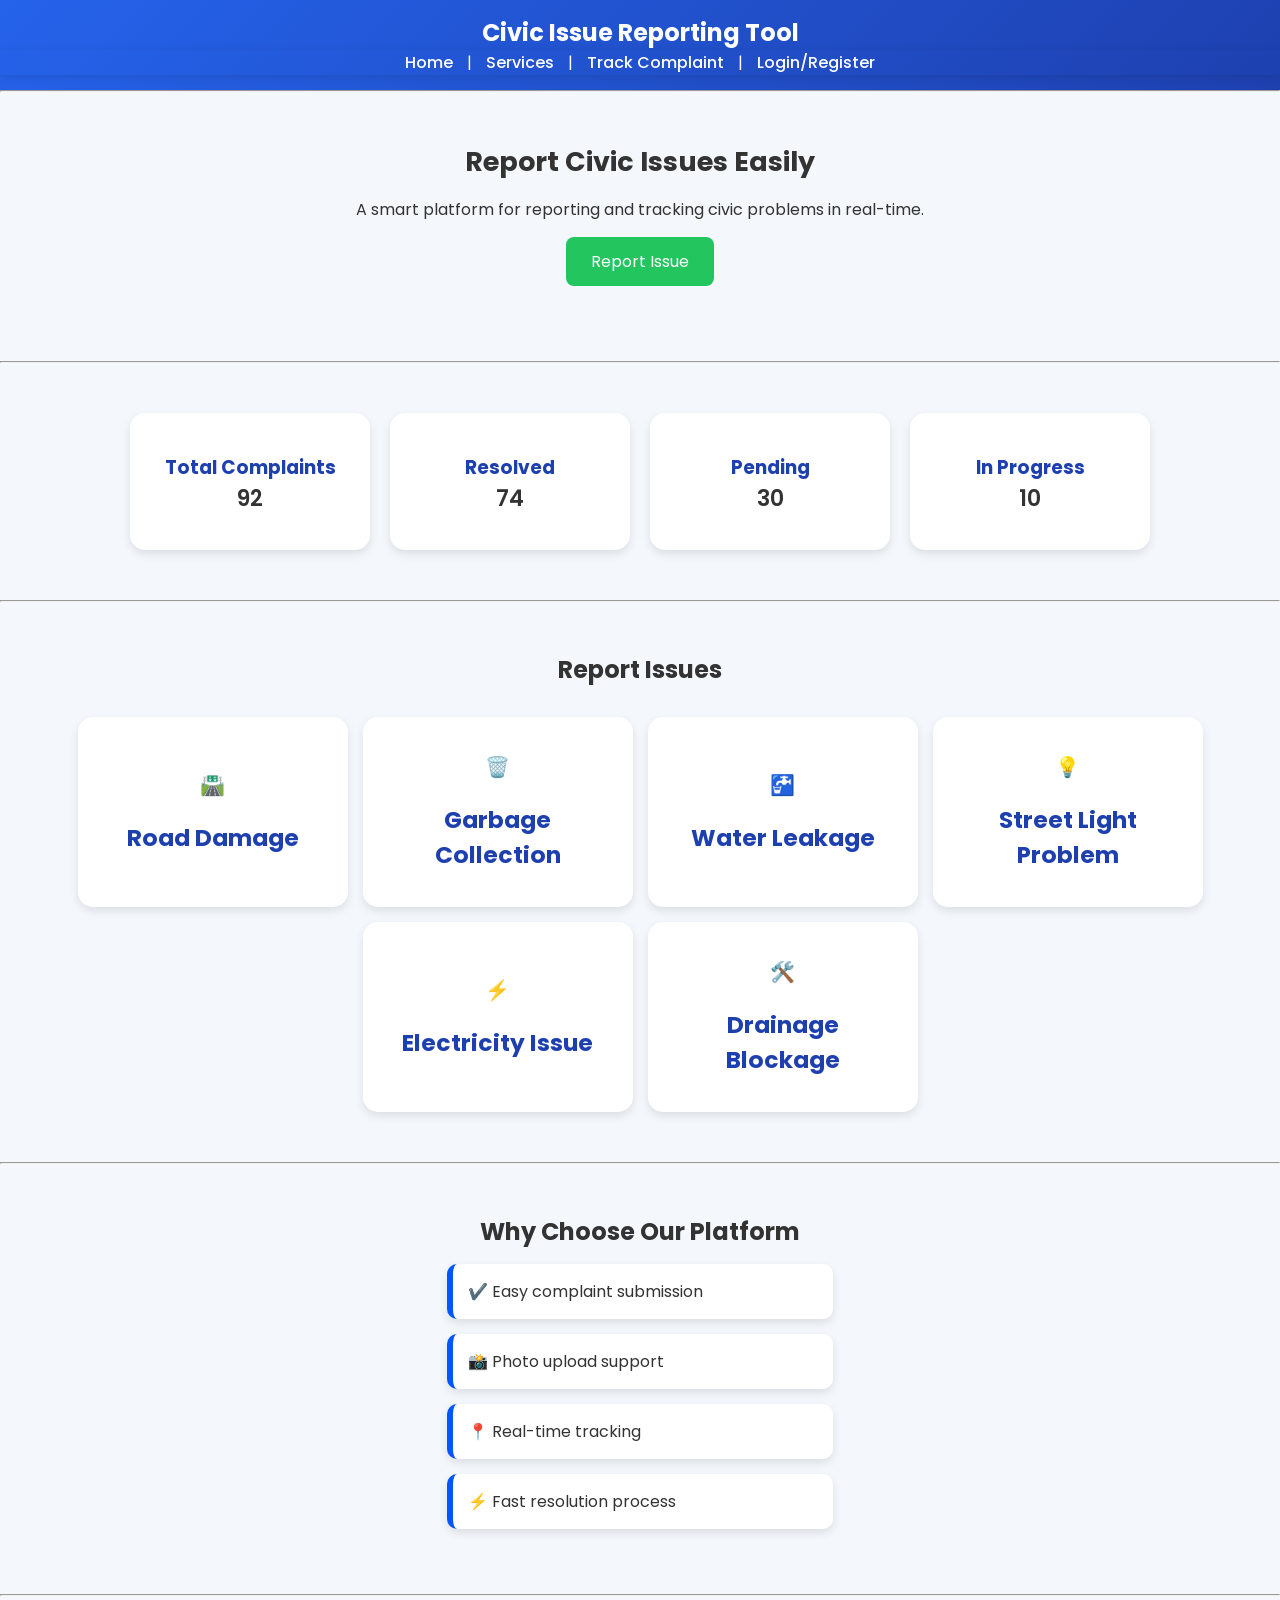
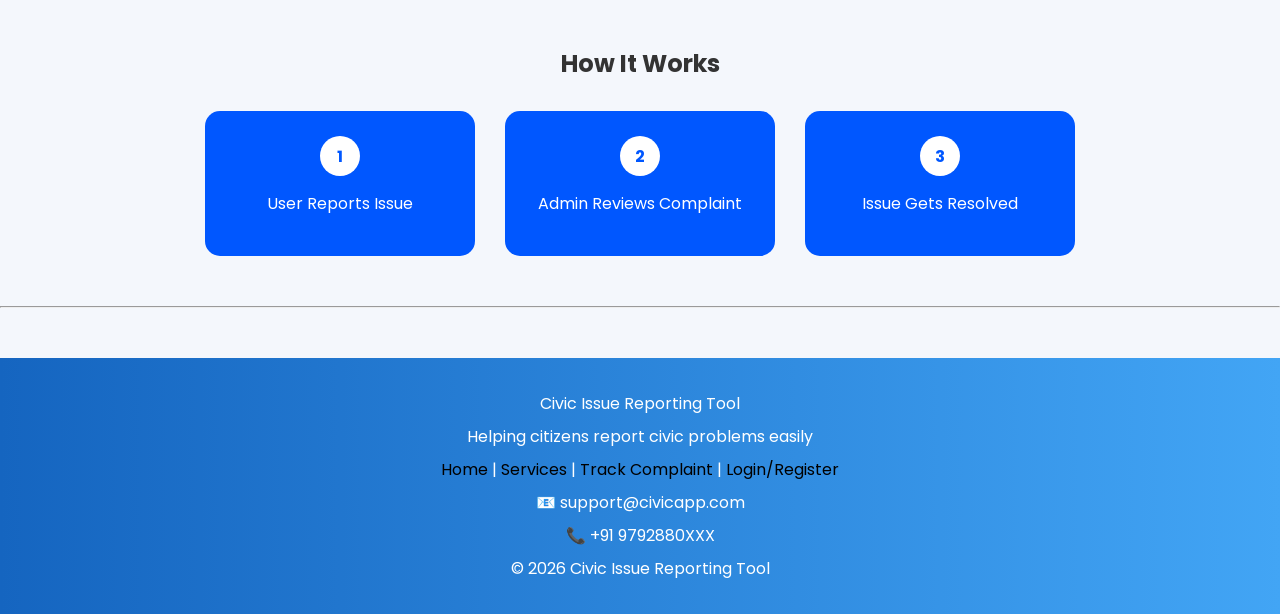
<file: index.html>
<!DOCTYPE html>
<html lang="en">
<head>
    <meta charset="UTF-8">
    <meta name="viewport" content="width=device-width, initial-scale=1.0">
    <title>Civic Issue Reporting System</title>
    <link rel="stylesheet" href="index.css">
</head>

<body>

<!-- 🔵 Header -->
<header>
  <center>
    <h2>Civic Issue Reporting Tool</h2>
    </center>
    <nav> 
      <center>
        <a href="index.html">Home</a> |
        <a href="services.html">Services</a> |
        <a href="track.html">Track Complaint</a> |
        <a href="login.html">Login/Register</a>
   </center>
    </nav>
</header>

<hr>

<!-- 🔵 Hero Section -->
<section>
  <center>
    <h1>Report Civic Issues Easily</h1>
  <p>A smart platform for reporting and tracking civic problems in real-time.</p>

  <button onclick="checkLogin()">Report Issue</button>

   <br><br>
  </center>
</section>

<hr>

<!-- 🔵 Complaint Statistics -->
<center>
<section class="stats">

  <div class="card">
<h3>Total Complaints</h3>
<p><span id="total">0</span></p>
  </div>

  <div class="card">
    <h3>Resolved</h3>
    <p><span id="resolved">0</span></p>
  </div>

  <div class="card">
    <h3>Pending</h3>
    <p><span id="pending">0</span></p>
  </div>

  <div class="card">
    <h3>In Progress</h3>
    <p><span id="progress">0</span></p>
  </div>
  </section>
</center>

<hr>

<!-- 🔵 Complaint Categories -->
<section>
  <center>
  <h2>Report Issues</h2>
  </center>
  <div class="issue-container">
    <div class="issue-card">
      🛣️
      <h3>Road Damage</h3>
    </div>

    <div class="issue-card">
      🗑️
      <h3>Garbage Collection</h3>
    </div>

    <div class="issue-card">
      🚰
      <h3>Water Leakage</h3>
    </div>

    <div class="issue-card">
      💡
      <h3>Street Light Problem</h3>
    </div>

    <div class="issue-card">
      ⚡
      <h3>Electricity Issue</h3>
    </div>

    <div class="issue-card">
      🛠️
      <h3>Drainage Blockage</h3>
    </div>
  </div>
</section>

<hr>

<!-- 🔵 Why Choose our platform -->
<section class="why-section">
  <center>
    <h2>Why Choose Our Platform</h2>
</center>
    <div class="why-box">
      ✔️ Easy complaint submission
    </div>

    <div class="why-box">
      📸 Photo upload support
    </div>

    <div class="why-box">
      📍 Real-time tracking
    </div>

    <div class="why-box">
      ⚡ Fast resolution process
    </div>
</section>

<hr>

<!-- 🔵 How It Works -->
<section>
  <center>
    <h2>How It Works</h2>
</center>
    <div class="step-container">

      <div class="step">
        <span>1</span>
        <p>User Reports Issue</p>
      </div>

      <div class="step">
        <span>2</span>
        <p>Admin Reviews Complaint</p>
      </div>

      <div class="step">
        <span>3</span>
        <p>Issue Gets Resolved</p>
      </div>

    </div>
</section>

<hr>

<!-- 🔵 Footer -->
<footer>
 <p>Civic Issue Reporting Tool</p>
 <p>Helping citizens report civic problems easily</p> 
 <p><a href="index.html">Home</a> | <a href="services.html">Services</a> | <a href="track.html">Track Complaint</a> | <a href="login.html">Login/Register</a>
 </p>
  <p>📧 support@civicapp.com</p>
   <p>📞 +91 9792880XXX</p>
  <p>© 2026 Civic Issue Reporting Tool</p>
</footer>

<script src="index.js"></script>

</body>
</html>
</file>
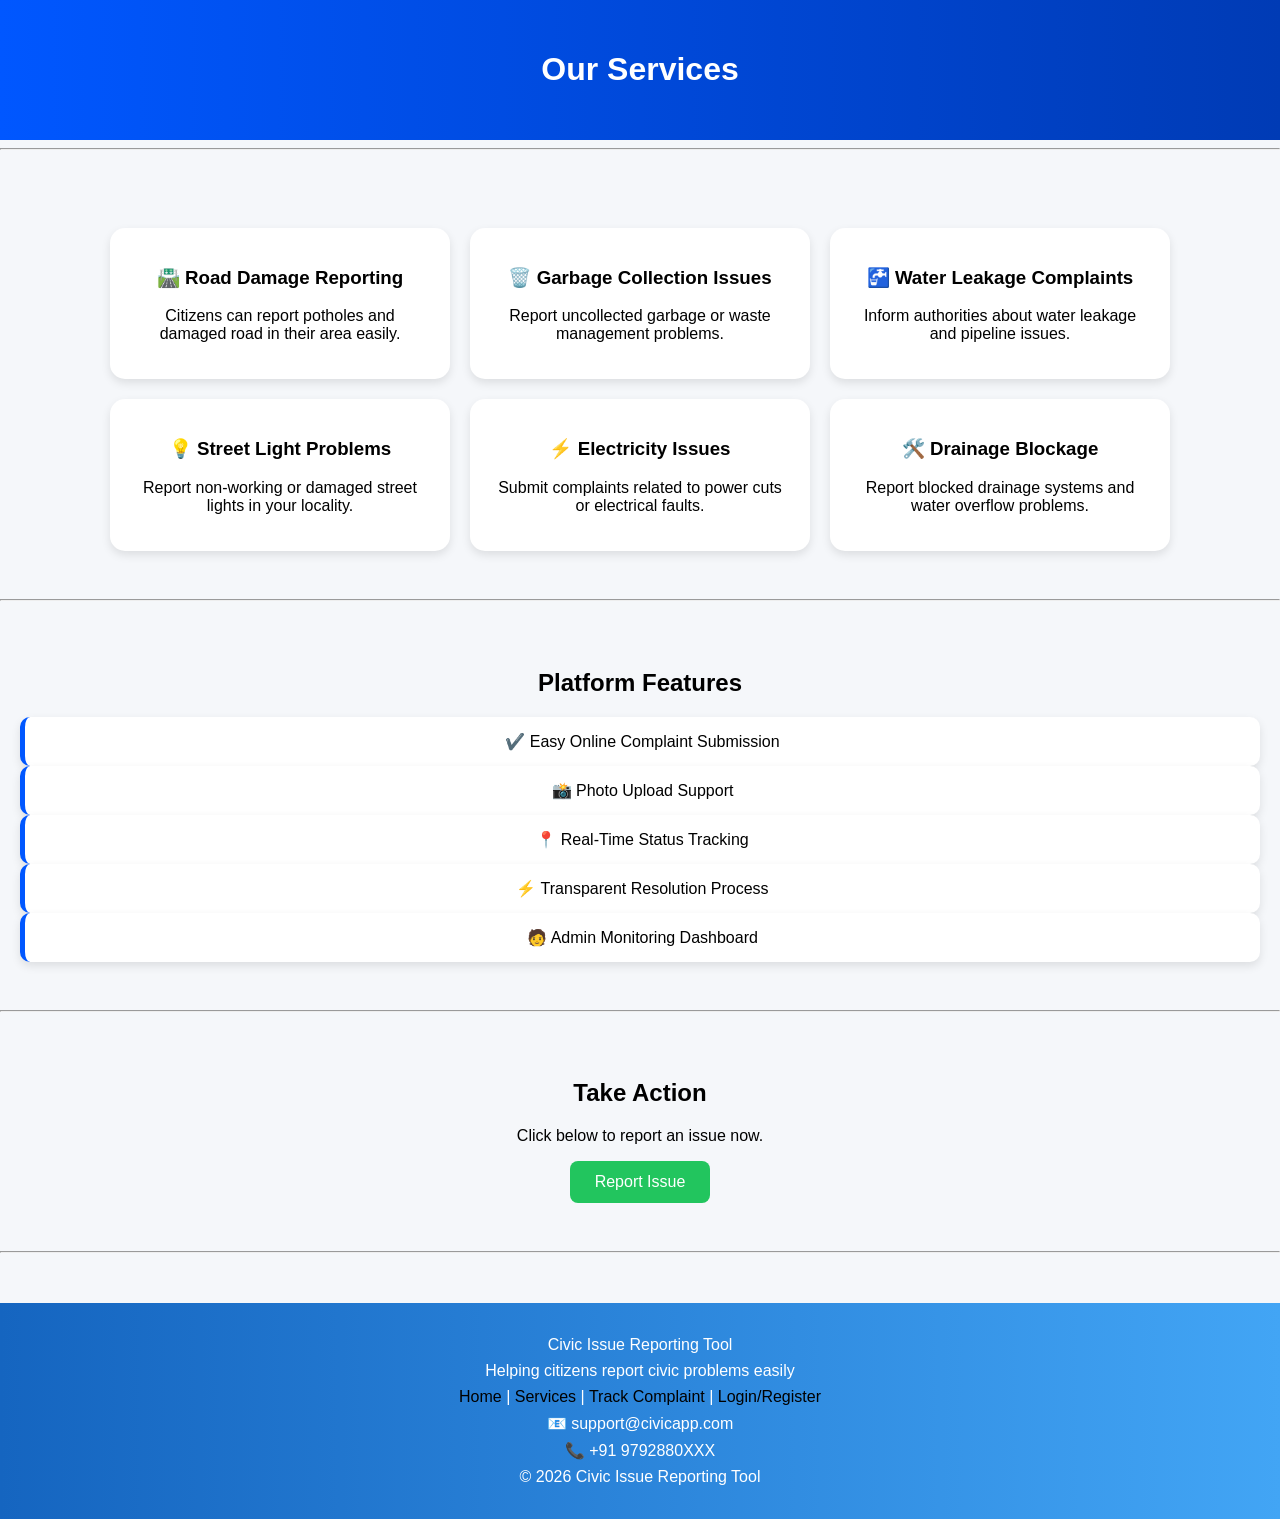
<file: services.html>
<!DOCTYPE html>
<html lang="en">
<head>
      <meta charset="UTF-8">
    <meta name="viewport" content="width=device-width, initial-scale=1.0">
    <title>Services - Civic Issue Reporting Tool</title>
    <link rel="stylesheet" href="services.css">
</head>
<body>

    <!-- Header -->

    <header>
    <h1 align="center">Our Services</h1>
    </header>
    

    <hr>

    <!-- Services Sections -->
     <section>
        <div class="service-container">

            <div class="service-card">
                <h3>🛣️ Road Damage Reporting</h3>
                <p>Citizens can report potholes and damaged road in their area easily.</p>
            </div>

            <div class="service-card">
                <h3>🗑️ Garbage Collection Issues</h3>
                <p>Report uncollected garbage or waste management problems.</p>
            </div>

            <div class="service-card">
                <h3>🚰 Water Leakage Complaints</h3>
                <p>Inform authorities about water leakage and pipeline issues.</p>
            </div>

            <div class="service-card">
                <h3>💡 Street Light Problems</h3>
                <p>Report non-working or damaged street lights in your locality.</p>
            </div>

            <div class="service-card">
                <h3>⚡ Electricity Issues</h3>
                <p>Submit complaints related to power cuts or electrical faults.</p>
            </div>

            <div class="service-card">
                <h3>🛠️ Drainage Blockage</h3>
                <p>Report blocked drainage systems and water overflow problems.</p>
            </div>


        </div>
     </section>

     <hr>

     <!-- Platform Features -->
      <section>

         <h2>Platform Features</h2>

         <div class="feature-container">

            <div class="feature-box">
                ✔️ Easy Online Complaint Submission
            </div>

            <div class="feature-box">
                📸 Photo Upload Support
            </div>

            <div class="feature-box">
                📍 Real-Time Status Tracking
            </div>

            <div class="feature-box">
                ⚡ Transparent Resolution Process
            </div>

            <div class="feature-box">
                🧑 Admin Monitoring Dashboard
            </div>

         </div>
      </section>

    <hr>
     
    <!-- Take Action-->

    <section>
     <h2>Take Action</h2>
      <p>Click below to report an issue now.</p>
         <button onclick="checkLogin()">Report Issue</button>
    </section>

    <hr>
    
<!-- 🔵 Footer -->
<footer>
  
<p>Civic Issue Reporting Tool</p>
 <p>Helping citizens report civic problems easily</p> 
 <p><a href="index.html">Home</a> | <a href="services.html">Services</a> | <a href="track.html">Track Complaint</a> | <a href="login.html">Login/Register</a>
 </p>
  <p>📧 support@civicapp.com</p>
   <p>📞 +91 9792880XXX</p>
  <p>© 2026 Civic Issue Reporting Tool</p>
    
</footer>

<script src="service.js"></script>

</body>
</html>
</file>
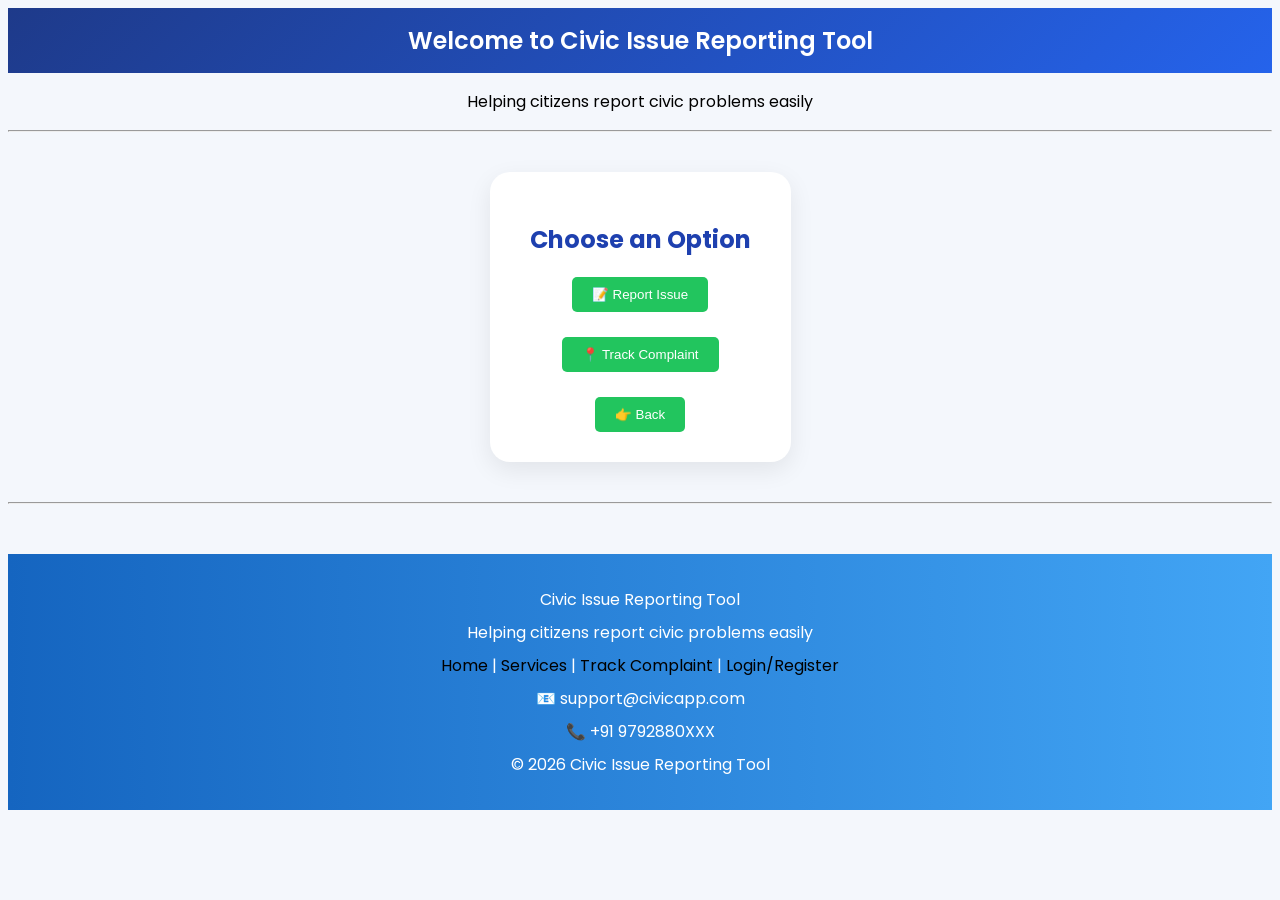
<file: welcome.html>
<!DOCTYPE html>
<html lang="en">
<head>
   <meta charset="UTF-8">
    <meta name="viewport" content="width=device-width, initial-scale=1.0">
    <title>Welcome Page</title>
    <link rel="stylesheet" href="track_login_register_report_welcome.css">
</head>
<body style="text-align:center">

    <!--Header-->
     
    <header>
    <h1>Welcome to Civic Issue Reporting Tool</h1>
    <p>Helping citizens report civic problems easily</p>
    </header>

    <hr>

    <!-- Main Sections -->

   <div class="track-box">   

    <section class="welcome-section">

        <h2>Choose an Option</h2>

 <a href="report.html">
        <button>📝 Report Issue</button>
    </a>

    <br><br>

    <a href="track.html">
        <button>📍 Track Complaint</button>
    </a>

    <br><br>

    <a href="index.html">
        <button>👉 Back</button>
   </a>
   </section>

</div>   

   <hr>

<!-- 🔵 Footer -->
<footer>
  
  <p>Civic Issue Reporting Tool</p>
 <p>Helping citizens report civic problems easily</p> 
 <p><a href="index.html">Home</a> | <a href="services.html">Services</a> | <a href="track.html">Track Complaint</a> | <a href="login.html">Login/Register</a>
 </p>
  <p>📧 support@civicapp.com</p>
   <p>📞 +91 9792880XXX</p>
  <p>© 2026 Civic Issue Reporting Tool</p>
    
</footer>
</center>

</body>
</html>
</file>
<file: index.css>
/* Google Font */
@import url('https://fonts.googleapis.com/css2?family=Poppins:wght@300;400;500;600;700&display=swap');

*{
    margin:0;
    padding:0;
    font-family:'Poppins',sans-serif;
}

body{
    background:#f4f7fc;
    color:#333;
}

/* Header */
header{
   background:linear-gradient(135deg,#2563eb,#1e40af);
    color:white;
    padding:15px 0;
}

nav a{
    text-decoration:none;
    color:white;
    font-weight:500;
    margin:10px;
}

nav a:hover{
    color:#ffd700;
}

/* Section Styling */
section{
    padding:50px 20px;
}

/* Hero Section */
section h1{
   font-size:27px;
    margin-bottom:15px;
}

section p{
    font-size:16px;
    margin-bottom:15px;
}

/* Button */
button{
    padding:12px 25px;
    border:none;
    border-radius:8px;
    background:#22c55e;
    color:white;
   font-size:16px;
}

button:hover{
    background:#16a34a;
    transform:scale(1.05);
    transition: 0.3s;
}

/* Statistics Section */
section h3{
    margin-top:20px;
    color:#1e40af;
}

section h3 + p{
    font-size:22px;
    font-weight:600;
    color:#333;
}
.card {
    transition: 0.3s;
    cursor: pointer;
}
.card:hover{
    transform: translateY(-10px);
}

/*Report Issues*/
.issue-container {
    display: flex;
    justify-content: center;
    gap: 15px;
    flex-wrap: wrap;
    margin-top: 30px;
}

.issue-card {
    background: white;
    width: 220px;
    height: 140px;
    display: flex;
    flex-direction: column;
    justify-content: center;
    padding: 25px;
    border-radius: 15px;
    box-shadow: 0 4px 10px rgba(0,0,0,0.1);
    text-align: center;
    font-size: 20px;
    transition: 0.3s;
}

.issue-card:hover {
    transform: translateY(-10px);
    transition: 0.3s;
    background: #0057ff;
    color: white;
}


/*Why choose our platform*/
.why-box {
    background: white;
    width: 350px;
    margin: 15px auto;
    padding: 15px;
    border-left: 6px solid #0057ff;
    border-radius: 10px;
    box-shadow: 0 4px 10px rgba(0,0,0,0.1);
    text-align: left;
}

/*How its work*/
.step-container {
    display: flex;
    justify-content: center;
    gap: 30px;
    flex-wrap: wrap;
    margin-top: 30px;
}

.step {
    background: #0057ff;
    color: white;
    width: 220px;
    padding: 25px;
    border-radius: 15px;
    text-align: center;
    position: relative;
}

.step span{
    background: white;
    color: #0057ff;
    width: 40px;
    height: 40px;
    border-radius: 50%;
    display: flex;
    justify-content: center;
    align-items: center;
    margin: auto;
    font-weight: bold;
    margin-bottom: 15px;
}   

.card {
background: white;
padding: 20px;
border-radius: 15px;
box-shadow: 0 4px 10px rgba(0,0,0,0.1);
width: 200px;
text-align: center;
}

.stats {
    display: flex;
    justify-content: center;
    gap: 20px;
}

nav{
    box-shadow: 0 2px 10px rgba(0,0,0,0.1);
}
.hero{
    padding: 100px 20px;
}

/* Footer */

footer {
    background: linear-gradient(to right,#1565c0,#42a5f5);
    color: white;
    padding: 25px 20px;
    margin-top: 50px;
    text-align: center;
}

.footer-container {
    display: flex;
    justify-content: space-around;
    flex-wrap: wrap;
    gap: 30px;
}

.footer-container {
    width: 100%;
    max-width: 350px;
}

footer h3 {
    margin-bottom: 15px;
}

footer p{
    margin: 8px 0;
}

footer a {
    color: black;
    text-decoration: none;
}

footer a:hover {
    color: yellow;
}

/*Responsive Design*/

@media (max-width: 768px) {

    section {
        padding: 30px 15px;
        text-align: center;
    }

    nav {
        display: flex;
        flex-wrap: wrap;
        justify-content: center;
        gap: 10px;
    }

    .stats {
        flex-direction: column;
        align-items: center;
    }

    .issue-container {
        flex-direction: column;
        align-items: center;
    }

    .step-container {
        flex-direction: column;
        align-items: center;
    }

    .why-box {
        width: 90%;
    }

    .card {
        width: 90%;
    }
}
</file>
<file: services.css>
body {
    margin: 0;
    font-family: Poppins, sans-serif;
    background: #f5f7fa;
}

/*Header*/
header {
    background: linear-gradient(to right,#0057ff,#003bb5);
    color: white;
    text-align: center;
    padding: 30px;
}

/*Sections*/
section{
    padding: 40px 20px;
    text-align: center;
}

/*Services*/

.service-container{
    display: flex;
    justify-content: center;
    flex-wrap: wrap;
    gap: 20px;
    margin-top: 30px;
}

.service-card{
    background: white;
    width: 300px;
    padding: 20px;
    border-radius: 15px;
    box-shadow: 0 4px 10px rgba(0,0,0,0.1);
    transition: 0.3s;
}

.service-card:hover{
    transform: translateY(-10px);
}

/*Features*/
.features-container{
    display: flex;
    justify-content: center;
    flex-wrap: wrap;
    gap: 15px;
    margin-top: 20px;
}

.feature-box{
    background: white;
    padding: 15px 20px;
    border-left: 5px solid #0057ff;
    border-radius: 10px;
    box-shadow: 0 4px 10px rgba(0,0,0,0.1);
}

/*Button*/
button{
    padding:12px 25px;
    border:none;
    border-radius:8px;
    background:#22c55e;
    color:white;
   font-size:16px;
}

button:hover{
    background:#16a34a;
    transform:scale(1.05);
    transition: 0.3s;
}

/* Footer */

footer {
    background: linear-gradient(to right,#1565c0,#42a5f5);
    color: white;
    padding: 25px 20px;
    margin-top: 50px;
    text-align: center;
}

.footer-container {
    display: flex;
    justify-content: space-around;
    flex-wrap: wrap;
    gap: 30px;
}

/*.footer-container {
    width: 250px;
}*/

footer h3 {
    margin-bottom: 15px;
}

footer p{
    margin: 8px 0;
}

footer a {
    color: black;
    text-decoration: none;
}

footer a:hover {
    color: yellow;
}

/*Responsive Design*/

@media (max-width: 768px) {

    section {
        padding: 25px 15px;
    }

    header {
        padding: 20px;
    }

    .service-container {
        flex-direction: column;
        align-items: center;
    }

    .service-card {
        width: 90%;
        max-width: 320px;
    }

    .features-container {
        flex-direction: column;
        align-items: center;
    }

    .feature-box {
        width: 90%;
    }

    button {
        width: 80%;
        max-width: 250px;
    }

    .footer-container {
        flex-direction: column;
        align-items: center;
        text-align: center;
    }
}
</file>
<file: track_login_register_report_welcome.css>
/* Google Font */
@import url('https://fonts.googleapis.com/css2?family=Poppins:wght@300;400;500;600;700&display=swap');

*{
    margin: 0:
    padding: 0;
    box-sizing: border-box;
}

body{
    font-family: Poppins, sans-serif;
    background:#f4f7fc;
}

.track-box h1{
    font-size:30px;
    white-space:nowrap;
    margin-bottom:20px;
    font-weight:700;
}   

h1{
    background: linear-gradient(135deg, #1e3a8a, #2563eb);
    color: white;
    padding: 15px;
    font-size: 24px;
    font-weight: 600;
    margin: 0;
}

h2{
    color:#1e40af;
}

button{
    padding:10px 20px;
    background:#22c55e;
    color:white;
    border:none;
    border-radius:5px;
    display: inline-block;
}

button:hover{
    background:#16a34a;
    transform:scale(1.05);
}

.track-box {
    width:fit-content;
    max-width:90%;
    margin:40px auto;
    padding:30px 40px;
    background:white;
    border-radius:20px;
    box-shadow:0 8px 25px rgba(0,0,0,0.08);
}    
.track-box input{
    padding:10px;
    width:300px;
    gap: 30px;
    flex-direction: column;
    box-sizing:border-box;
    max-width:100%;
}
    
/* Footer */

footer {
    background: linear-gradient(to right,#1565c0,#42a5f5);
    color: white;
    padding: 25px 20px;
    margin-top: 50px;
    text-align: center;
}

.footer-container {
    display: flex;
    justify-content: space-around;
    flex-wrap: wrap;
    gap: 30px;
}

/*.footer-container {
    width: 250px;
}*/

footer h3 {
    margin-bottom: 15px;
}

footer p{
    margin: 8px 0;
}

footer a {
    color: black;
    text-decoration: none;
}

footer a:hover {
    color: yellow;
}
</file>
